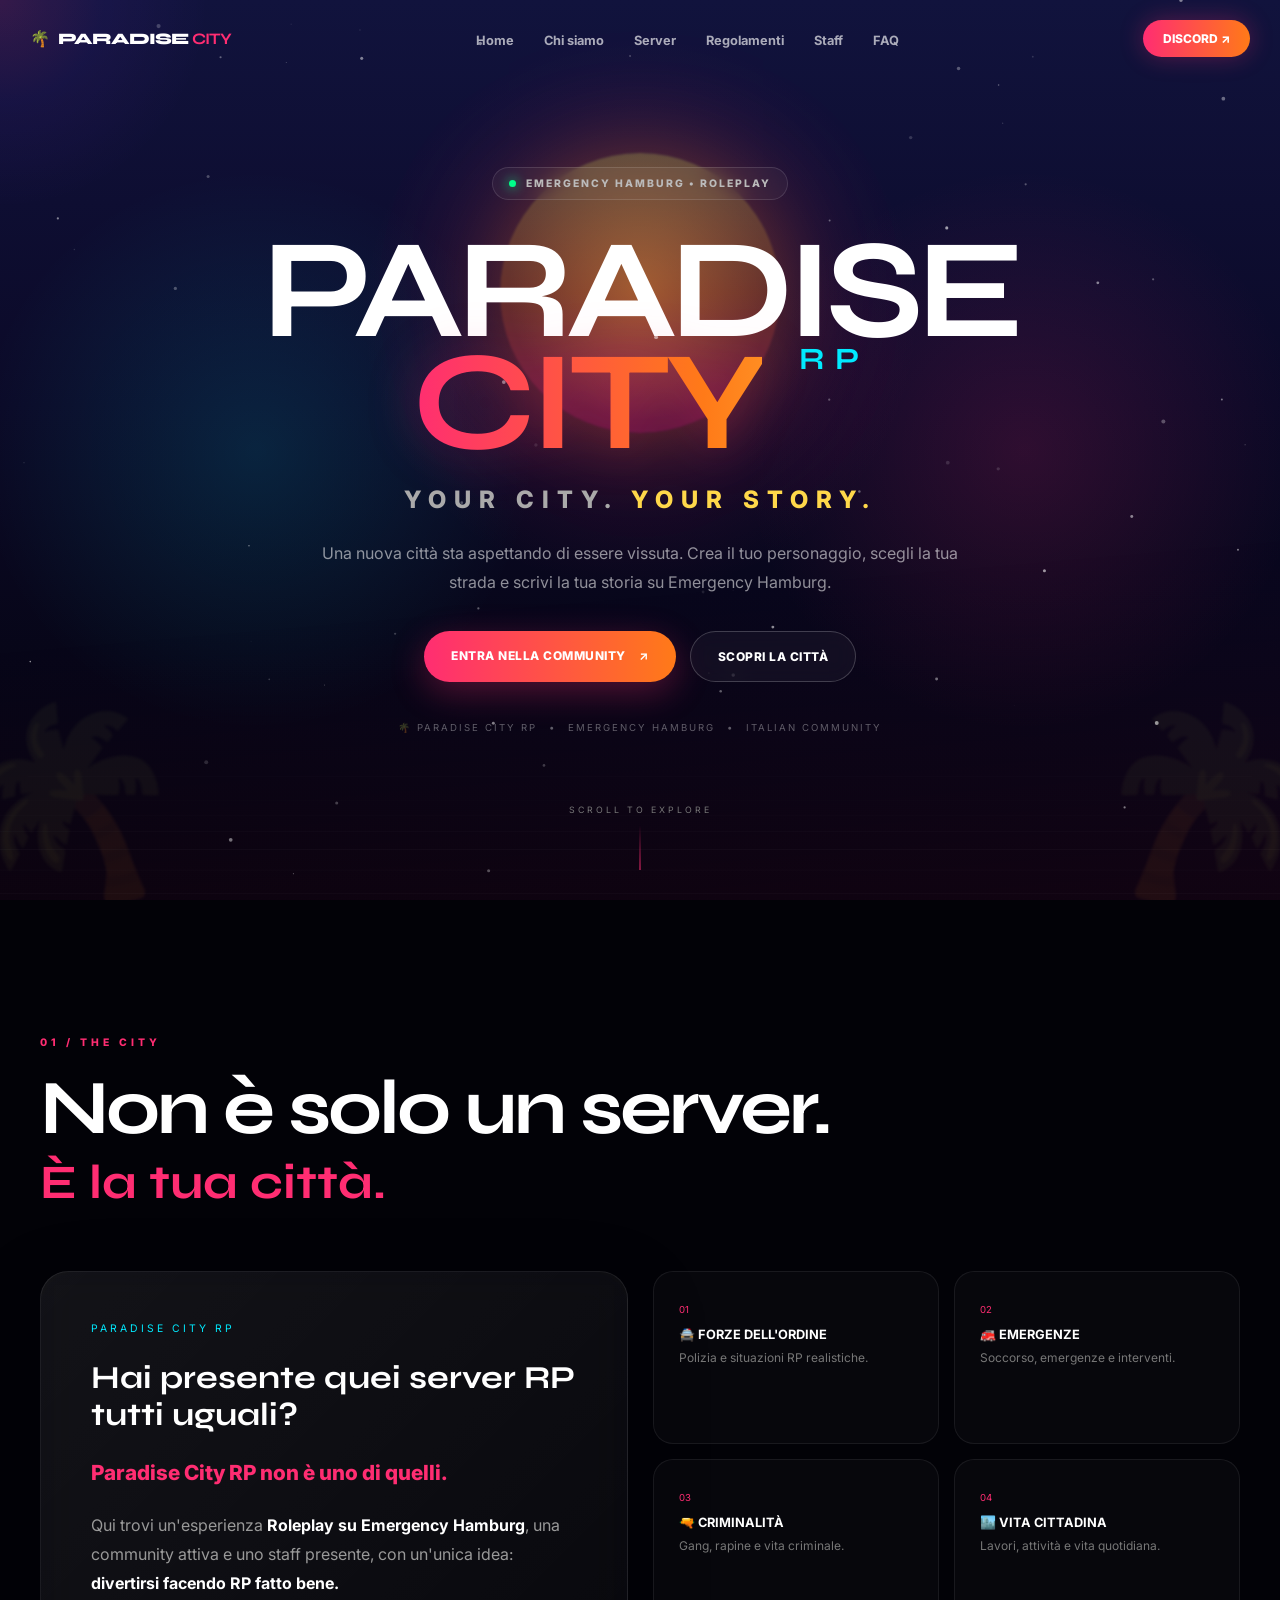
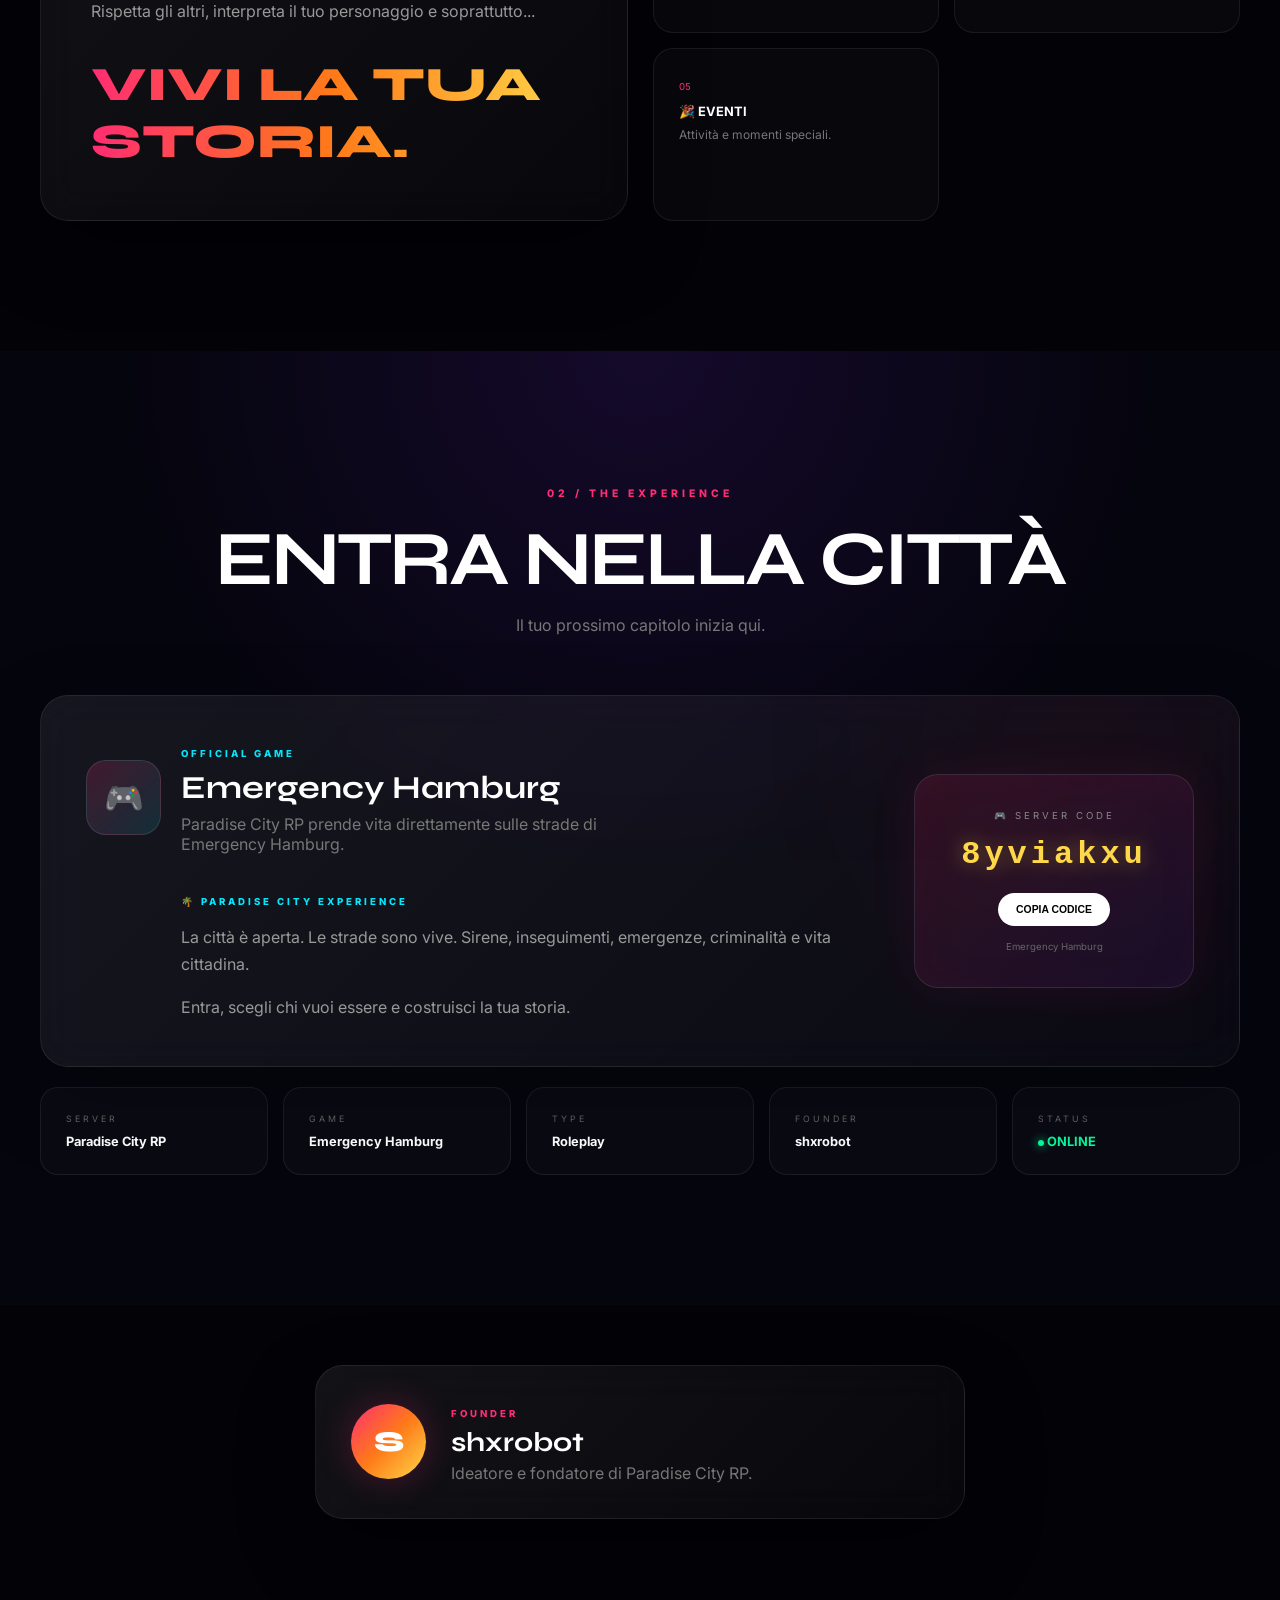
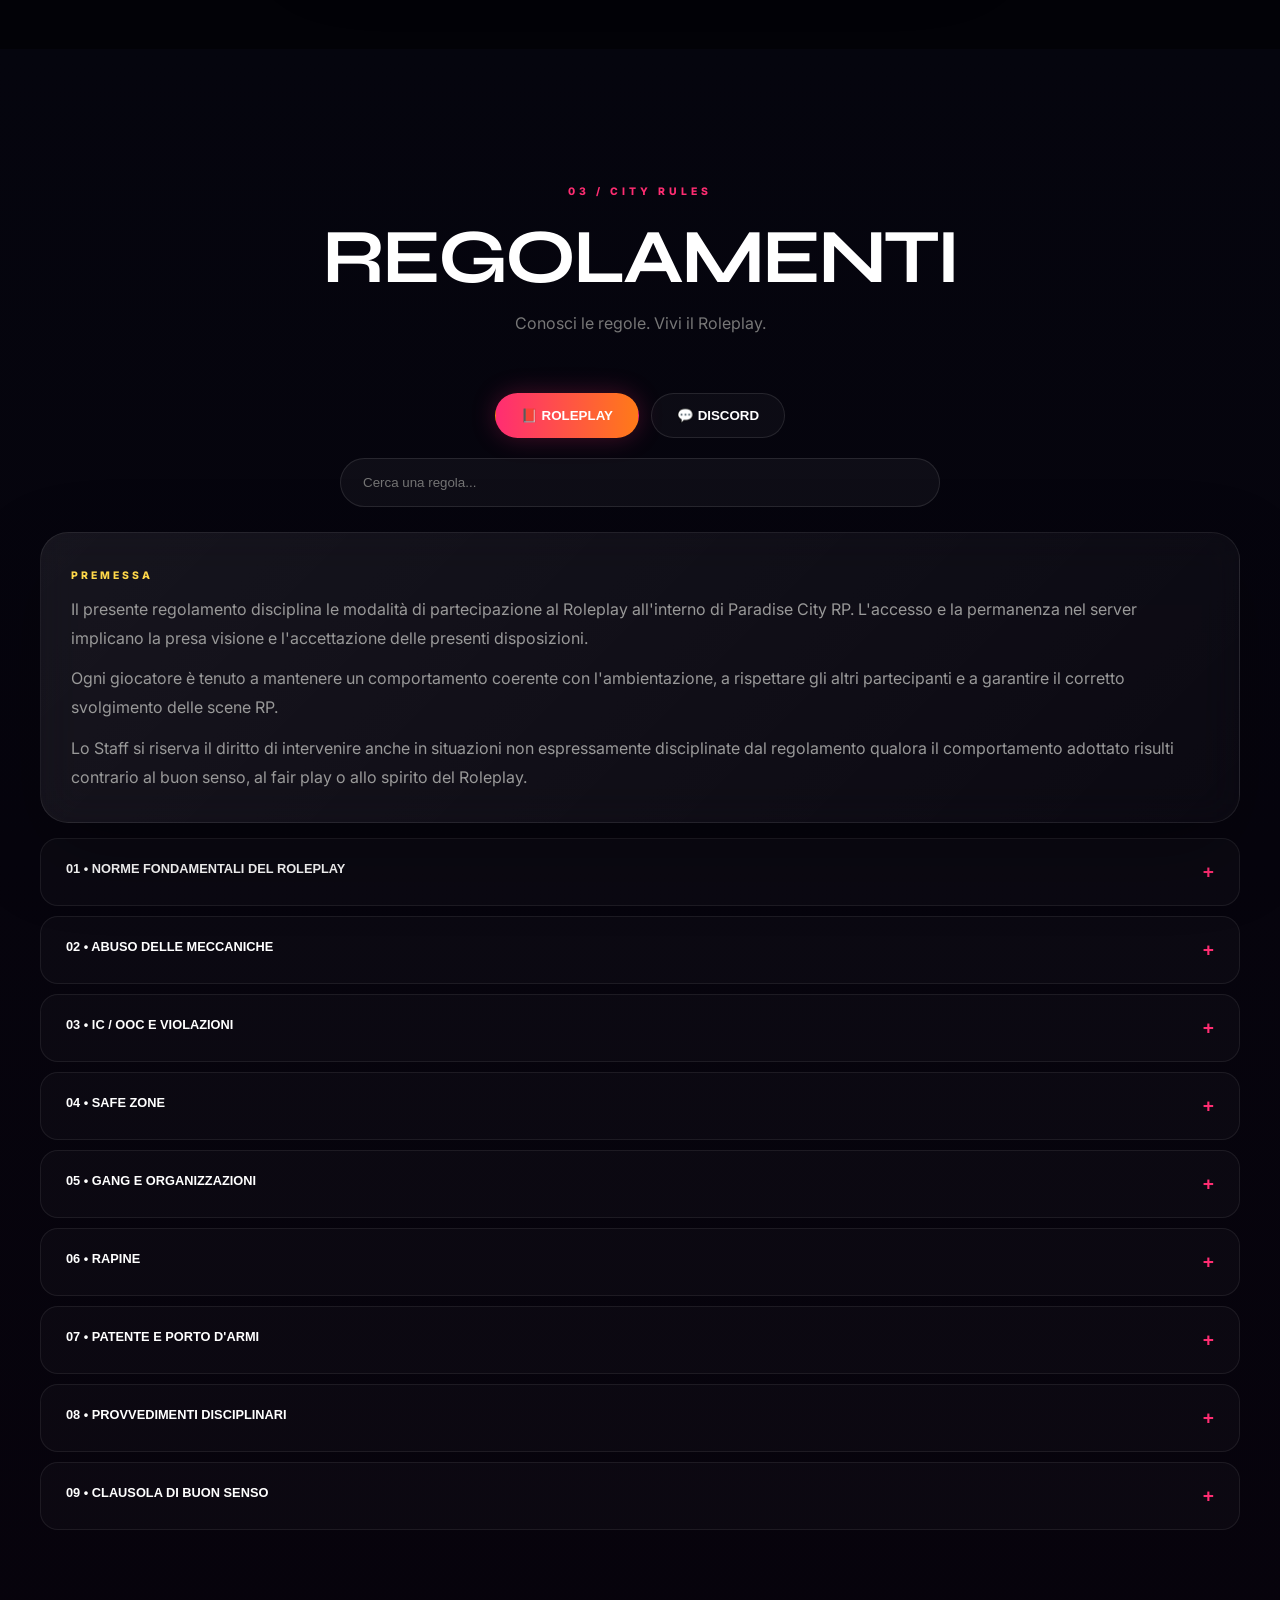
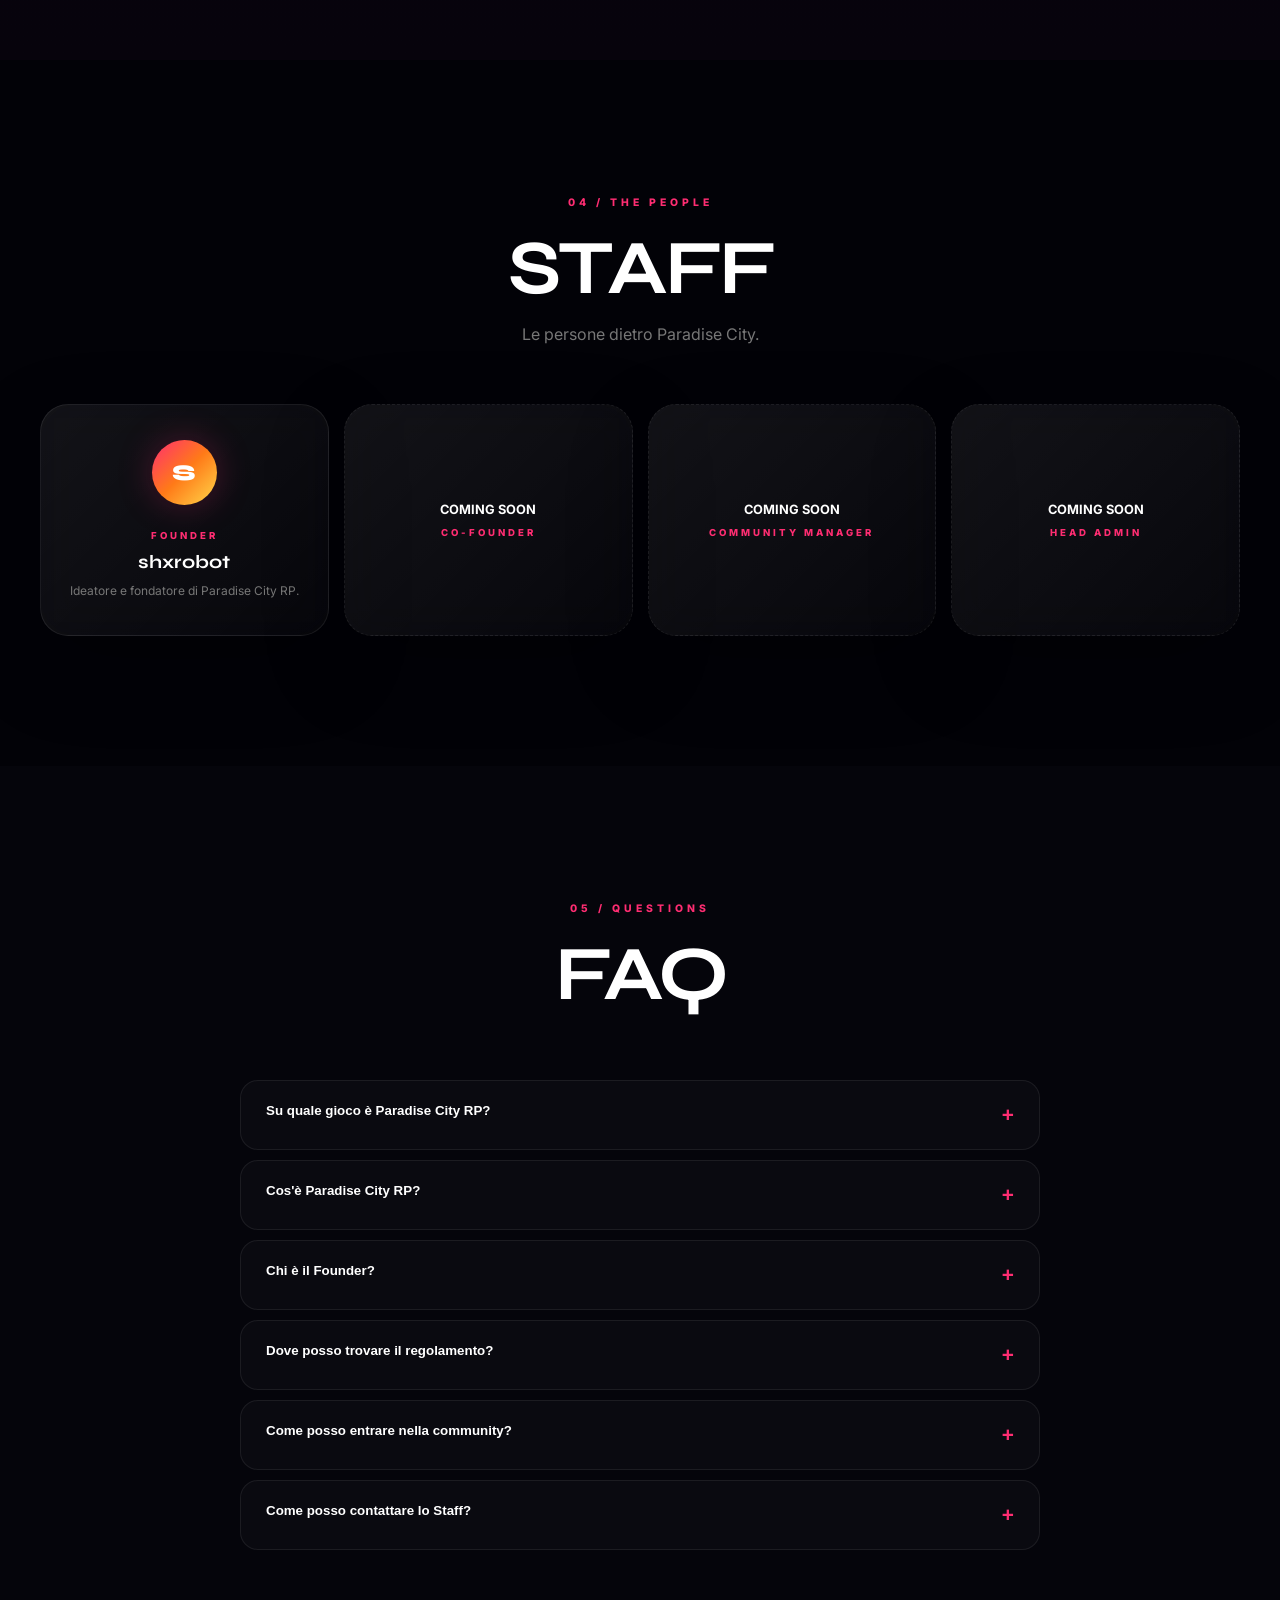
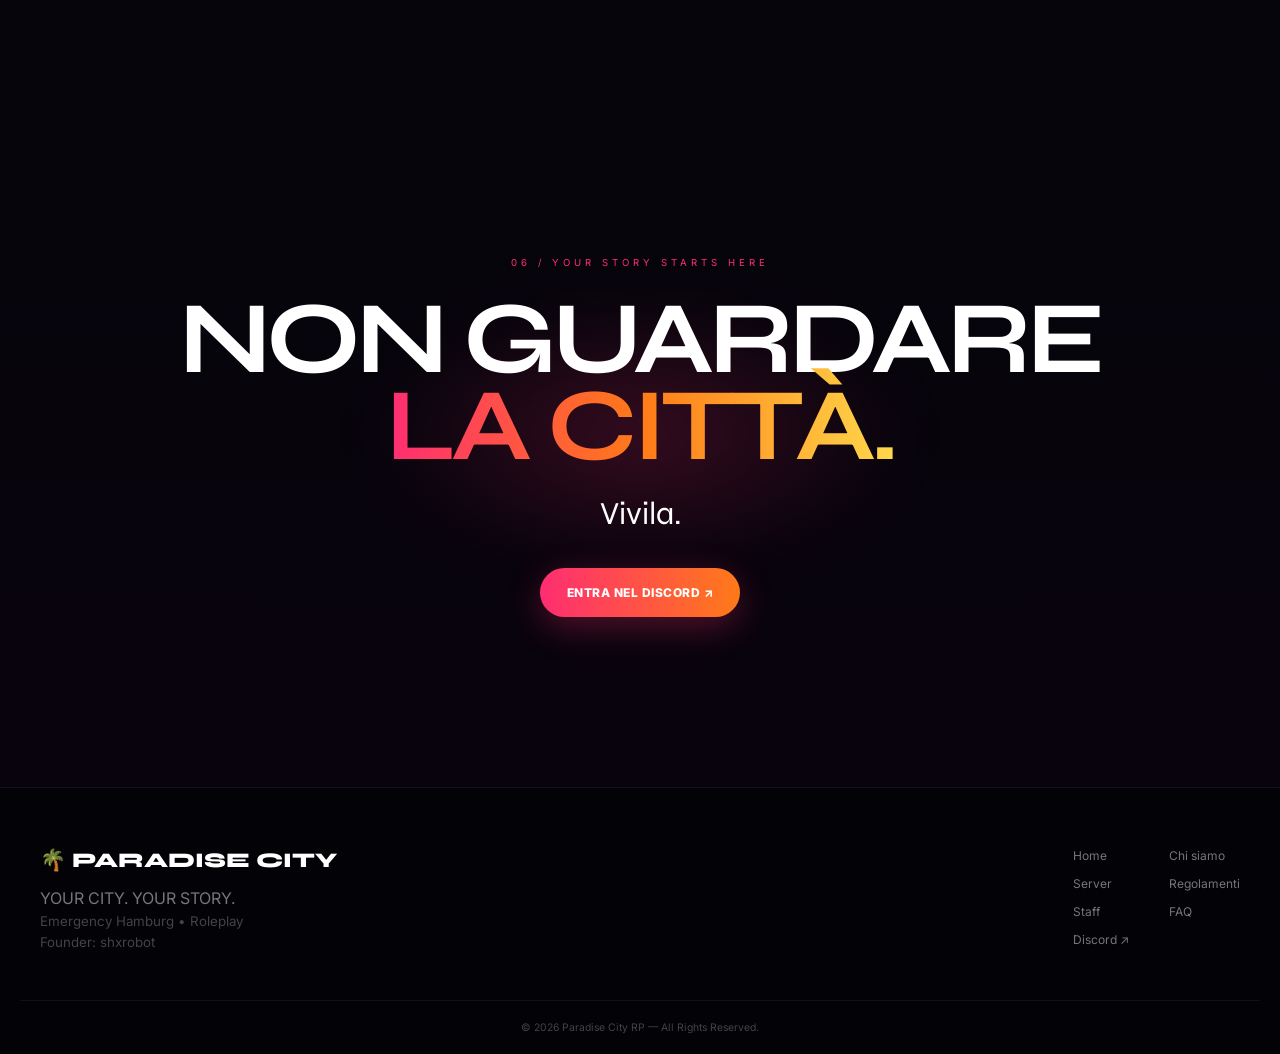
<file: index.html>
<!DOCTYPE html>
<html lang="it">
<head>
<meta charset="UTF-8">
<meta name="viewport" content="width=device-width, initial-scale=1.0">

<title>PARADISE CITY RP — Your City. Your Story.</title>
<meta name="description" content="Paradise City RP — Roleplay italiano su Emergency Hamburg.">

<link rel="preconnect" href="https://fonts.googleapis.com">
<link rel="preconnect" href="https://fonts.gstatic.com" crossorigin>

<link href="https://fonts.googleapis.com/css2?family=Inter:wght@400;500;600;700;800&family=Syne:wght@600;700;800&display=swap" rel="stylesheet">

<link rel="stylesheet" href="style.css">
</head>

<body>

<div id="preloader">
    <div class="loader-content">
        <div class="loader-palm">🌴</div>
        <h2>PARADISE CITY</h2>
        <span>ROLEPLAY</span>
        <div class="loader-line">
            <i></i>
        </div>
    </div>
</div>

<div id="scroll-progress"></div>
<div id="mouse-glow"></div>
<canvas id="particles"></canvas>

<nav id="navbar">
    <div class="nav-inner">

        <a href="#home" class="logo">
            <span>🌴</span> PARADISE <b>CITY</b>
        </a>

        <ul class="nav-links" id="navLinks">
            <li><a href="#home">Home</a></li>
            <li><a href="#chi-siamo">Chi siamo</a></li>
            <li><a href="#server">Server</a></li>
            <li><a href="#regolamenti">Regolamenti</a></li>
            <li><a href="#staff">Staff</a></li>
            <li><a href="#faq">FAQ</a></li>
        </ul>

        <div class="nav-right">
            <a href="https://discord.gg/H9bHzC3wXS"
               target="_blank"
               rel="noopener"
               class="nav-discord">
                DISCORD ↗
            </a>

            <button id="mobileToggle" class="mobile-toggle">
                <span></span>
                <span></span>
                <span></span>
            </button>
        </div>

    </div>
</nav>


<!-- HERO -->

<section id="home" class="hero">

    <div class="hero-sky"></div>
    <div class="sun"></div>

    <div class="palm palm-left">🌴</div>
    <div class="palm palm-right">🌴</div>

    <div class="hero-lines"></div>

    <div class="hero-content">

        <div class="eyebrow">
            <span class="pulse"></span>
            EMERGENCY HAMBURG • ROLEPLAY
        </div>

        <h1>
            <span class="title-white">PARADISE</span>
            <span class="title-gradient">CITY</span>
            <small>RP</small>
        </h1>

        <div class="hero-subtitle">
            YOUR CITY. <span>YOUR STORY.</span>
        </div>

        <p class="hero-description">
            Una nuova città sta aspettando di essere vissuta.
            Crea il tuo personaggio, scegli la tua strada
            e scrivi la tua storia su Emergency Hamburg.
        </p>

        <div class="hero-buttons">

            <a href="https://discord.gg/H9bHzC3wXS"
               target="_blank"
               rel="noopener"
               class="main-button">
                <span>ENTRA NELLA COMMUNITY</span>
                <b>↗</b>
            </a>

            <a href="#server" class="outline-button">
                SCOPRI LA CITTÀ
            </a>

        </div>

        <div class="hero-meta">
            <span>🌴 PARADISE CITY RP</span>
            <span>•</span>
            <span>EMERGENCY HAMBURG</span>
            <span>•</span>
            <span>ITALIAN COMMUNITY</span>
        </div>

    </div>

    <div class="hero-bottom">
        <span>SCROLL TO EXPLORE</span>
        <div class="scroll-line"></div>
    </div>

</section>


<!-- CHI SIAMO -->

<section id="chi-siamo" class="section">

    <div class="container">

        <div class="section-title reveal">
            <span>01 / THE CITY</span>
            <h2>Non è solo un server.</h2>
            <h3>È la tua città.</h3>
        </div>

        <div class="about-layout">

            <div class="about-text glass reveal">

                <div class="mini-label">PARADISE CITY RP</div>

                <h2>
                    Hai presente quei server RP
                    tutti uguali?
                </h2>

                <p class="highlight">
                    Paradise City RP non è uno di quelli.
                </p>

                <p>
                    Qui trovi un'esperienza <strong>Roleplay su Emergency Hamburg</strong>,
                    una community attiva e uno staff presente, con un'unica idea:
                    <strong>divertirsi facendo RP fatto bene.</strong>
                </p>

                <p>
                    Rispetta gli altri, interpreta il tuo personaggio
                    e soprattutto...
                </p>

                <div class="story-word">
                    VIVI LA TUA STORIA.
                </div>

            </div>

            <div class="city-features reveal">

                <div class="feature-card">
                    <span>01</span>
                    <strong>🚔 FORZE DELL'ORDINE</strong>
                    <p>Polizia e situazioni RP realistiche.</p>
                </div>

                <div class="feature-card">
                    <span>02</span>
                    <strong>🚒 EMERGENZE</strong>
                    <p>Soccorso, emergenze e interventi.</p>
                </div>

                <div class="feature-card">
                    <span>03</span>
                    <strong>🔫 CRIMINALITÀ</strong>
                    <p>Gang, rapine e vita criminale.</p>
                </div>

                <div class="feature-card">
                    <span>04</span>
                    <strong>🏙️ VITA CITTADINA</strong>
                    <p>Lavori, attività e vita quotidiana.</p>
                </div>

                <div class="feature-card">
                    <span>05</span>
                    <strong>🎉 EVENTI</strong>
                    <p>Attività e momenti speciali.</p>
                </div>

            </div>

        </div>

    </div>

</section>


<!-- SERVER -->

<section id="server" class="section server-section">

    <div class="container">

        <div class="section-title center reveal">
            <span>02 / THE EXPERIENCE</span>
            <h2>ENTRA NELLA CITTÀ</h2>
            <p>Il tuo prossimo capitolo inizia qui.</p>
        </div>

        <div class="game-server glass reveal">

            <div class="server-main">

                <div class="server-game">

                    <div class="game-icon">🎮</div>

                    <div>
                        <span class="game-label">
                            OFFICIAL GAME
                        </span>

                        <h3>
                            Emergency Hamburg
                        </h3>

                        <p>
                            Paradise City RP prende vita
                            direttamente sulle strade di
                            Emergency Hamburg.
                        </p>
                    </div>

                </div>

                <div class="server-description">

                    <span class="city-tag">
                        🌴 PARADISE CITY EXPERIENCE
                    </span>

                    <p>
                        La città è aperta. Le strade sono vive.
                        Sirene, inseguimenti, emergenze,
                        criminalità e vita cittadina.
                    </p>

                    <p>
                        Entra, scegli chi vuoi essere
                        e costruisci la tua storia.
                    </p>

                </div>

            </div>


            <div class="server-code-box">

                <span>🎮 SERVER CODE</span>

                <strong id="serverCode">8yviakxu</strong>

                <button id="copyCode">
                    COPIA CODICE
                </button>

                <small id="copyMessage">
                    Emergency Hamburg
                </small>

            </div>

        </div>


        <div class="server-cards">

            <div class="server-card reveal">
                <span>SERVER</span>
                <strong>Paradise City RP</strong>
            </div>

            <div class="server-card reveal">
                <span>GAME</span>
                <strong>Emergency Hamburg</strong>
            </div>

            <div class="server-card reveal">
                <span>TYPE</span>
                <strong>Roleplay</strong>
            </div>

            <div class="server-card reveal">
                <span>FOUNDER</span>
                <strong>shxrobot</strong>
            </div>

            <div class="server-card online reveal">
                <span>STATUS</span>
                <strong><i></i> ONLINE</strong>
            </div>

        </div>

    </div>

</section>


<!-- FOUNDER -->

<section class="section founder-section">

    <div class="container">

        <div class="founder-card glass reveal">

            <div class="founder-avatar">
                S
            </div>

            <div>
                <span>FOUNDER</span>
                <h2>shxrobot</h2>
                <p>
                    Ideatore e fondatore di Paradise City RP.
                </p>
            </div>

        </div>

    </div>

</section>


<!-- REGOLAMENTI -->

<section id="regolamenti" class="section rules-section">

    <div class="container">

        <div class="section-title center reveal">
            <span>03 / CITY RULES</span>
            <h2>REGOLAMENTI</h2>
            <p>Conosci le regole. Vivi il Roleplay.</p>
        </div>

        <div class="reg-tabs reveal">

            <button class="reg-tab active" data-tab="rp">
                📕 ROLEPLAY
            </button>

            <button class="reg-tab" data-tab="discord">
                💬 DISCORD
            </button>

        </div>

        <div class="reg-search reveal">
            <input
                type="text"
                id="regSearch"
                placeholder="Cerca una regola..."
            >
        </div>


        <!-- RP -->

        <div id="reg-rp" class="reg-content active">

            <div class="reg-intro glass">
                <span>PREMESSA</span>

                <p>
                    Il presente regolamento disciplina le modalità di partecipazione
                    al Roleplay all'interno di Paradise City RP.
                    L'accesso e la permanenza nel server implicano la presa visione
                    e l'accettazione delle presenti disposizioni.
                </p>

                <p>
                    Ogni giocatore è tenuto a mantenere un comportamento coerente
                    con l'ambientazione, a rispettare gli altri partecipanti
                    e a garantire il corretto svolgimento delle scene RP.
                </p>

                <p>
                    Lo Staff si riserva il diritto di intervenire anche in situazioni
                    non espressamente disciplinate dal regolamento qualora il comportamento
                    adottato risulti contrario al buon senso, al fair play
                    o allo spirito del Roleplay.
                </p>
            </div>

            <div class="accordion">

                <div class="acc-item">
                    <button class="acc-header">
                        01 • NORME FONDAMENTALI DEL ROLEPLAY
                    </button>

                    <div class="acc-body">

                        <h4>🎭 FAIL RP — FRP</h4>
                        <p>
                            È considerato Fail RP qualsiasi comportamento, azione
                            o interpretazione che risulti irrealistica, incoerente
                            con la situazione in corso o incompatibile con il ruolo
                            del proprio personaggio.
                        </p>

                        <h4>😨 NO FEAR</h4>
                        <p>
                            Il personaggio deve reagire al pericolo in maniera coerente
                            con una situazione reale.
                        </p>

                        <h4>💪 POWERGAMING — PG</h4>
                        <p>
                            È vietato forzare un'azione nei confronti di un altro giocatore
                            senza lasciargli la possibilità di reagire.
                        </p>

                        <h4>🔄 REVENGE KILL — RK</h4>
                        <p>
                            È vietato tornare sul luogo di una precedente morte
                            o situazione conclusa con il solo scopo di vendicarsi,
                            qualora non esista una valida motivazione RP.
                        </p>

                        <h4>🔫 RANDOM DEATHMATCH — RDM</h4>
                        <p>
                            È vietato uccidere, ferire o aggredire un altro giocatore
                            senza una motivazione RP valida e coerente.
                        </p>

                        <h4>🚗 VEHICLE DEATHMATCH — VDM</h4>
                        <p>
                            È vietato utilizzare deliberatamente un veicolo come arma
                            per danneggiare o uccidere altri giocatori senza una valida
                            motivazione RP.
                        </p>

                        <h4>⛓️ CUFF-RUSH</h4>
                        <p>
                            È vietato procedere all'arresto, all'ammanettamento
                            o all'immobilizzazione di un giocatore senza un valido
                            contesto RP.
                        </p>

                        <h4>🚪 USCITA DA UNA SCENA RP</h4>
                        <p>
                            È vietato abbandonare volontariamente una scena RP ancora
                            in corso al fine di evitare conseguenze.
                        </p>

                        <h4>💥 NO CRASH</h4>
                        <p>
                            Gli incidenti devono essere interpretati in maniera realistica.
                        </p>

                    </div>
                </div>


                <div class="acc-item">
                    <button class="acc-header">
                        02 • ABUSO DELLE MECCANICHE
                    </button>

                    <div class="acc-body">

                        <h4>🏃 BUNNY HOPPING</h4>
                        <p>
                            È vietato utilizzare salti ripetuti in maniera continuativa
                            per ottenere un vantaggio durante inseguimenti, combattimenti
                            o altre situazioni RP.
                        </p>

                        <h4>🚘 CAR SURF</h4>
                        <p>
                            È vietato rimanere sul tetto o sulle parti esterne di un veicolo
                            in movimento senza una motivazione RP coerente.
                        </p>

                        <h4>🚔 COP BAITING</h4>
                        <p>
                            È vietato provocare deliberatamente le Forze dell'Ordine
                            al solo scopo di generare un inseguimento.
                        </p>

                        <h4>🚨 COP EVADING</h4>
                        <p>
                            È vietato evitare intenzionalmente un intervento delle
                            Forze dell'Ordine attraverso comportamenti irrealistici.
                        </p>

                    </div>
                </div>


                <div class="acc-item">
                    <button class="acc-header">
                        03 • IC / OOC E VIOLAZIONI
                    </button>

                    <div class="acc-body">

                        <h4>🟢 IC — IN CHARACTER</h4>
                        <p>
                            Tutto ciò che riguarda il personaggio e gli eventi che
                            avvengono all'interno della realtà di Paradise City.
                        </p>

                        <h4>⚪ OOC — OUT OF CHARACTER</h4>
                        <p>
                            Tutto ciò che riguarda il giocatore e non il personaggio.
                        </p>

                        <h4>🧠 METAGAMING — MG</h4>
                        <p>
                            È vietato utilizzare informazioni ottenute al di fuori
                            del Roleplay per ottenere un vantaggio all'interno dello stesso.
                        </p>

                        <h4>💬 MIXCHAT</h4>
                        <p>
                            È vietato mescolare deliberatamente informazioni IC e OOC
                            durante una situazione RP.
                        </p>

                        <h4>🔌 COMBAT LOGGING</h4>
                        <p>
                            È vietato entrare volontariamente in un'azione RP già in corso
                            senza esserne precedentemente coinvolti, al fine di ottenere un
                         vantaggio o alterare lo svolgimento dell'azione
                        </p>

                        <h4>🔌 Combat Slogging</h4>
                        <p>
                            È vietato uscire dal server o disconnettersi durante un'azione RP
                            attiva al fine di evitare conseguenze, arresti, ferite, perdite di
                            equipaggiamento o qualsiasi altra conseguenza derivante dall'azione.
                        </p>

                        <h4>🚫 LTAA</h4>
                        <p>
                            È vietato disconnettersi, effettuare reset o utilizzare
                            qualsiasi altro metodo per evitare intenzionalmente
                            un arresto o una conseguenza RP.
                        </p>

                        <h4>📺 STREAM SNIPING</h4>
                        <p>
                            È vietato utilizzare live streaming, video o contenuti
                            pubblici per ottenere informazioni sulla posizione
                            o sulle attività di un giocatore.
                        </p>

                    </div>
                </div>


                <div class="acc-item">
                    <button class="acc-header">
                        04 • SAFE ZONE
                    </button>

                    <div class="acc-body">

                        <p>
                            Le seguenti aree sono considerate SAFE ZONE:
                        </p>

                        <div class="rule-tags">
                            <span>🚔 Questura</span>
                            <span>🚒 Caserma</span>
                            <span>🏥 Ospedale</span>
                            <span>⛓️ Prigione</span>
                            <span>🔧 Tuning</span>
                            <span>🏠 Ville</span>
                            <span>🪖 Zone Militari</span>
                        </div>

                        <p>
                            All'interno delle Safe Zone non è consentito avviare
                            liberamente situazioni criminali o violente.
                        </p>

                        <h4>🪖 ZONE MILITARI</h4>

                        <p>
                            L'accesso ad aree militari riservate, uffici o corridoi
                            ad accesso limitato può comportare l'arresto immediato.
                        </p>

                    </div>
                </div>


                <div class="acc-item">
                    <button class="acc-header">
                        05 • GANG E ORGANIZZAZIONI
                    </button>

                    <div class="acc-body">

                        <p>💣 È vietato utilizzare bombe.</p>
                        <p>
                            🏠 È vietato entrare nelle ville o nei ghetti di altre
                            organizzazioni con il solo scopo di provocare, insultare
                            o disturbare i membri.
                        </p>
                        <p>
                            ❌ È vietato effettuare RDM tra membri della stessa gang
                            all'interno della città.
                        </p>

                        <h4>🔫 UTILIZZO DELLE ARMI</h4>

                        <p>
                            All'interno di ville e ghetti è possibile aprire il fuoco
                            contro un agente di Polizia esclusivamente qualora
                            quest'ultimo effettui un'irruzione nella zona.
                        </p>

                        <h4>⚔️ 1 VS 1</h4>

                        <p>
                            Gli scontri 1 VS 1 tra membri della stessa gang sono
                            consentiti esclusivamente presso:
                        </p>

                        <p>
                            📍 Grande parcheggio davanti alla nave del porto.
                        </p>

                        <h4>⚠️ RESPONSABILITÀ INDIVIDUALE</h4>

                        <p>
                            Qualora un singolo membro commetta RDM, VDM, FRP o altre
                            violazioni, il provvedimento disciplinare verrà applicato
                            al responsabile dell'infrazione.
                        </p>

                    </div>
                </div>


                <div class="acc-item">
                    <button class="acc-header">
                        06 • RAPINE
                    </button>

                    <div class="acc-body">

                        <div class="robbery">
                            <strong>🏪 FARM SHOP</strong>
                            <span>2 rapinatori + 1 ostaggio • Polizia 3–4 • Max $4.000</span>
                        </div>

                        <div class="robbery">
                            <strong>💎 GIOIELLERIA</strong>
                            <span>5 rapinatori + 1 ostaggio • Polizia secondo RP • Richiesta illimitata</span>
                        </div>

                        <div class="robbery">
                            <strong>🏦 BANCA</strong>
                            <span>5 rapinatori + 1 ostaggio • Polizia secondo RP • Richiesta illimitata</span>
                        </div>

                        <div class="robbery">
                            <strong>👕 CLOTHING</strong>
                            <span>2 rapinatori + 1 ostaggio • Polizia 3–4 • Max $4.000</span>
                        </div>

                        <div class="robbery">
                            <strong>🎵 CLUB</strong>
                            <span>5 rapinatori • Polizia 8–9 • Max $8.000</span>
                        </div>

                        <div class="robbery">
                            <strong>⛽ GAS-N-GO FUEL</strong>
                            <span>2 rapinatori + 1 ostaggio • Polizia 3–4 • Max $4.000</span>
                        </div>

                        <div class="robbery">
                            <strong>⛽ ARES FUEL</strong>
                            <span>2 rapinatori + 1 ostaggio • Polizia 3–4 • Max $4.000</span>
                        </div>

                        <div class="robbery">
                            <strong>🛠️ TOOL SHOP</strong>
                            <span>2 rapinatori + 1 ostaggio • Polizia 3–4 • Max $4.000</span>
                        </div>

                        <div class="robbery">
                            <strong>⛽ OSSO FUEL</strong>
                            <span>2 rapinatori + 1 ostaggio • Polizia 3–4 • Max $4.000</span>
                        </div>

                    </div>
                </div>


                <div class="acc-item">
                    <button class="acc-header">
                        07 • PATENTE E PORTO D'ARMI
                    </button>

                    <div class="acc-body">

                        <h4>🚗 PATENTE</h4>
                        <p>
                            La patente è necessaria per poter condurre legalmente
                            i veicoli secondo le disposizioni previste dal server.
                        </p>

                        <h4>🔫 PORTO D'ARMI</h4>
                        <p>
                            Il possesso e l'utilizzo di armi devono rispettare
                            le normative previste dal server.
                        </p>

                    </div>
                </div>


                <div class="acc-item">
                    <button class="acc-header">
                        08 • PROVVEDIMENTI DISCIPLINARI
                    </button>

                    <div class="acc-body">

                        <p>
                            Le sanzioni vengono determinate in base alla gravità
                            dell'infrazione, alla volontarietà, alla recidività
                            e all'impatto avuto sulla situazione RP.
                        </p>

                        <div class="rule-tags">
                            <span>Warn</span>
                            <span>Kick</span>
                            <span>Ban temporaneo</span>
                            <span>Ban permanente</span>
                            <span>Blacklist</span>
                        </div>

                    </div>
                </div>


                <div class="acc-item">
                    <button class="acc-header">
                        09 • CLAUSOLA DI BUON SENSO
                    </button>

                    <div class="acc-body">

                        <p>
                            Non tutte le situazioni possono essere previste
                            dettagliatamente.
                        </p>

                        <p>
                            Qualsiasi comportamento volto ad aggirare lo spirito
                            del regolamento potrà essere valutato dallo Staff.
                        </p>

                        <p>
                            Realismo • Fair Play • Rispetto • Coerenza RP • Buon senso
                        </p>

                    </div>
                </div>

            </div>

        </div>


        <!-- DISCORD -->

        <div id="reg-discord" class="reg-content">

            <div class="reg-intro glass">

                <span>INTRODUZIONE</span>

                <p>
                    Il server Discord ufficiale di Paradise City RP rappresenta
                    il punto di riferimento della community.
                </p>

                <p>
                    Ogni membro è tenuto a mantenere un comportamento civile,
                    rispettoso e conforme alle regole della piattaforma.
                </p>

            </div>

            <div class="accordion">

                <div class="acc-item">
                    <button class="acc-header">01 • COMPORTAMENTO</button>
                    <div class="acc-body">
                        Ogni membro deve mantenere un atteggiamento rispettoso
                        nei confronti della community.
                        Non sono consentiti insulti, minacce, molestie,
                        provocazioni intenzionali, comportamenti discriminatori,
                        discorsi d'odio, contenuti osceni, diffusione di dati
                        personali o impersonificazione.
                    </div>
                </div>

                <div class="acc-item">
                    <button class="acc-header">02 • CHAT</button>
                    <div class="acc-body">
                        È vietato effettuare spam, flood, inviare ripetutamente
                        lo stesso contenuto, disturbare intenzionalmente le
                        conversazioni e utilizzare mention di massa senza autorizzazione.
                        È vietato urlare intenzionalmente nel microfono,
                        utilizzare soundboard per disturbare o effettuare mic-spam.
                    </div>
                </div>

                <div class="acc-item">
                    <button class="acc-header">03 • PUBBLICITÀ</button>
                    <div class="acc-body">
                        È vietata qualsiasi forma di pubblicità non autorizzata,
                        inclusi altri server Discord, link d'invito, promozione
                        di altre community e reclutamento tramite messaggi privati.
                        La pubblicità non autorizzata può comportare BAN PERMANENTE
                        e BLACKLIST.
                    </div>
                </div>

                <div class="acc-item">
                    <button class="acc-header">04 • PRIVACY E SICUREZZA</button>
                    <div class="acc-body">
                        È vietato pubblicare o diffondere senza autorizzazione
                        dati personali, numeri di telefono, indirizzi,
                        informazioni private, conversazioni private utilizzate
                        per danneggiare altri utenti o materiale personale di terzi.
                        È inoltre vietata la condivisione di file o link dannosi.
                    </div>
                </div>

                <div class="acc-item">
                    <button class="acc-header">05 • STAFF</button>
                    <div class="acc-body">
                        Lo Staff ha il compito di garantire ordine e sicurezza
                        all'interno della community.
                        È vietato richiedere insistentemente un ruolo Staff,
                        pretendere una promozione, impersonare lo Staff,
                        contestare pubblicamente un provvedimento o mancare
                        volontariamente di rispetto a un membro dello Staff.
                    </div>
                </div>

                <div class="acc-item">
                    <button class="acc-header">06 • TICKET</button>
                    <div class="acc-body">
                        I ticket sono destinati esclusivamente alle richieste
                        che richiedono l'intervento dello Staff.
                        Un problema deve essere gestito attraverso un solo ticket.
                        La richiesta deve essere descritta in maniera chiara
                        e i ticket inattivi potranno essere chiusi dallo Staff.
                    </div>
                </div>

                <div class="acc-item">
                    <button class="acc-header">07 • SEGNALAZIONI</button>
                    <div class="acc-body">
                        Le segnalazioni devono essere effettuate tramite gli
                        strumenti ufficiali messi a disposizione dal server.
                        Quando possibile allegare ID o nome dell'utente,
                        descrizione dell'accaduto, data e orario indicativo
                        ed eventuali prove disponibili.
                    </div>
                </div>

                <div class="acc-item">
                    <button class="acc-header">08 • CONTENUTI</button>
                    <div class="acc-body">
                        È vietata la pubblicazione di contenuti pornografici,
                        illegali, estremamente disturbanti, malware,
                        link dannosi o contenuti utilizzati per molestare
                        o minacciare altri utenti.
                    </div>
                </div>

                <div class="acc-item">
                    <button class="acc-header">09 • SANZIONI</button>
                    <div class="acc-body">
                        Lo Staff valuta ogni violazione singolarmente.
                        A seconda della gravità possono essere applicati
                        avvertimento, timeout, kick, ban temporaneo,
                        ban permanente o blacklist.
                    </div>
                </div>

                <div class="acc-item">
                    <button class="acc-header">10 • DISPOSIZIONI FINALI</button>
                    <div class="acc-body">
                        Il regolamento può essere modificato, integrato
                        o aggiornato dall'Amministrazione di Paradise City RP.
                        Eventuali aggiornamenti saranno comunicati attraverso
                        i canali ufficiali.
                    </div>
                </div>

            </div>

        </div>

    </div>

</section>


<!-- STAFF -->

<section id="staff" class="section">

    <div class="container">

        <div class="section-title center reveal">
            <span>04 / THE PEOPLE</span>
            <h2>STAFF</h2>
            <p>Le persone dietro Paradise City.</p>
        </div>

        <div class="staff-grid">

            <div class="staff-card glass reveal">

                <div class="staff-avatar">
                    S
                </div>

                <span>FOUNDER</span>

                <h3>shxrobot</h3>

                <p>
                    Ideatore e fondatore di Paradise City RP.
                </p>

            </div>

            <div class="staff-card empty glass reveal">
                <strong>COMING SOON</strong>
                <span>CO-FOUNDER</span>
            </div>

            <div class="staff-card empty glass reveal">
                <strong>COMING SOON</strong>
                <span>COMMUNITY MANAGER</span>
            </div>

            <div class="staff-card empty glass reveal">
                <strong>COMING SOON</strong>
                <span>HEAD ADMIN</span>
            </div>

        </div>

    </div>

</section>


<!-- FAQ -->

<section id="faq" class="section faq-section">

    <div class="container">

        <div class="section-title center reveal">
            <span>05 / QUESTIONS</span>
            <h2>FAQ</h2>
        </div>

        <div class="faq-list">

            <div class="faq-item reveal">
                <button class="faq-q">
                    Su quale gioco è Paradise City RP?
                    <span>+</span>
                </button>
                <div class="faq-a">
                    Emergency Hamburg.
                </div>
            </div>

            <div class="faq-item reveal">
                <button class="faq-q">
                    Cos'è Paradise City RP?
                    <span>+</span>
                </button>
                <div class="faq-a">
                    Un server Roleplay con una community dedicata.
                </div>
            </div>

            <div class="faq-item reveal">
                <button class="faq-q">
                    Chi è il Founder?
                    <span>+</span>
                </button>
                <div class="faq-a">
                    shxrobot.
                </div>
            </div>

            <div class="faq-item reveal">
                <button class="faq-q">
                    Dove posso trovare il regolamento?
                    <span>+</span>
                </button>
                <div class="faq-a">
                    Nel sito, nelle sezioni Regolamento RP e Regolamento Discord.
                </div>
            </div>

            <div class="faq-item reveal">
                <button class="faq-q">
                    Come posso entrare nella community?
                    <span>+</span>
                </button>
                <div class="faq-a">
                    Attraverso il Discord ufficiale.
                </div>
            </div>

            <div class="faq-item reveal">
                <button class="faq-q">
                    Come posso contattare lo Staff?
                    <span>+</span>
                </button>
                <div class="faq-a">
                    Attraverso i canali ufficiali della community.
                </div>
            </div>

        </div>

    </div>

</section>


<!-- CTA -->

<section class="final-section">

    <div class="final-glow"></div>

    <div class="container">

        <div class="final-content reveal">

            <span>06 / YOUR STORY STARTS HERE</span>

            <h2>
                NON GUARDARE<br>
                <em>LA CITTÀ.</em>
            </h2>

            <p>
                Vivila.
            </p>

            <a href="https://discord.gg/H9bHzC3wXS"
               target="_blank"
               rel="noopener"
               class="main-button big">
                ENTRA NEL DISCORD ↗
            </a>

        </div>

    </div>

</section>


<!-- FOOTER -->

<footer>

    <div class="container footer-grid">

        <div>
            <a href="#home" class="footer-logo">
                🌴 PARADISE CITY
            </a>

            <p>
                YOUR CITY. YOUR STORY.
            </p>

            <small>
                Emergency Hamburg • Roleplay
            </small>

            <small>
                Founder: shxrobot
            </small>
        </div>

        <div class="footer-links">

            <a href="#home">Home</a>
            <a href="#chi-siamo">Chi siamo</a>
            <a href="#server">Server</a>
            <a href="#regolamenti">Regolamenti</a>
            <a href="#staff">Staff</a>
            <a href="#faq">FAQ</a>

            <a href="https://discord.gg/H9bHzC3wXS"
               target="_blank"
               rel="noopener">
                Discord ↗
            </a>

        </div>

    </div>

    <div class="footer-bottom">
        © 2026 Paradise City RP — All Rights Reserved.
    </div>

</footer>


<button id="backToTop">↑</button>

<script src="script.js"></script>

</body>
</html>
</file>
<file: style.css>
:root{
--pink:#ff2d72;
--magenta:#ff1493;
--orange:#ff7a18;
--yellow:#ffd84a;
--purple:#8b2cff;
--cyan:#00eaff;
--blue:#171c68;
--night:#050511;
--black:#020207;
--white:#fff;
--glass:rgba(255,255,255,.055);
}

*{
margin:0;
padding:0;
box-sizing:border-box;
}

html{
scroll-behavior:smooth;
}

body{
background:var(--black);
color:white;
font-family:Inter,sans-serif;
overflow-x:hidden;
}

body:before{
content:"";
position:fixed;
inset:0;
pointer-events:none;
z-index:10;
background:linear-gradient(
rgba(255,255,255,.015) 50%,
transparent 50%
);
background-size:100% 4px;
opacity:.12;
}

h1,h2,h3{
font-family:Syne,sans-serif;
}

a{
color:inherit;
}

#scroll-progress{
position:fixed;
top:0;
left:0;
height:3px;
width:0;
z-index:9999;
background:linear-gradient(
90deg,
var(--pink),
var(--orange),
var(--yellow),
var(--cyan)
);
box-shadow:0 0 15px var(--pink);
}

#mouse-glow{
position:fixed;
width:420px;
height:420px;
border-radius:50%;
pointer-events:none;
z-index:2;
transform:translate(-50%,-50%);
background:radial-gradient(
circle,
rgba(255,45,114,.15),
rgba(139,44,255,.06),
transparent 70%
);
mix-blend-mode:screen;
}

#particles{
position:fixed;
inset:0;
z-index:1;
pointer-events:none;
}

#preloader{
position:fixed;
inset:0;
z-index:10000;
background:#020207;
display:flex;
align-items:center;
justify-content:center;
transition:opacity .8s,visibility .8s;
}

#preloader.hide{
opacity:0;
visibility:hidden;
}

.loader-content{
text-align:center;
}

.loader-palm{
font-size:3rem;
animation:palmFloat 1.5s infinite alternate;
}

.loader-content h2{
font-size:1.5rem;
letter-spacing:5px;
margin-top:15px;
background:linear-gradient(
90deg,
var(--pink),
var(--orange),
var(--yellow)
);
-webkit-background-clip:text;
color:transparent;
}

.loader-content span{
font-size:.65rem;
letter-spacing:6px;
color:#aaa;
}

.loader-line{
width:220px;
height:2px;
background:#222;
margin:25px auto;
overflow:hidden;
}

.loader-line i{
display:block;
height:100%;
width:50%;
background:linear-gradient(
90deg,
var(--pink),
var(--orange),
var(--yellow)
);
animation:loading 1.2s infinite;
}

@keyframes loading{
from{transform:translateX(-100%)}
to{transform:translateX(300%)}
}

@keyframes palmFloat{
to{transform:translateY(-10px) rotate(3deg)}
}


/* NAV */

#navbar{
position:fixed;
top:0;
left:0;
width:100%;
z-index:1000;
padding:20px 30px;
transition:.4s;
}

#navbar.scrolled{
background:rgba(3,3,10,.72);
backdrop-filter:blur(25px);
border-bottom:1px solid rgba(255,255,255,.08);
padding:13px 30px;
}

.nav-inner{
max-width:1300px;
margin:auto;
display:flex;
align-items:center;
justify-content:space-between;
}

.logo{
font-family:Syne;
font-weight:800;
text-decoration:none;
letter-spacing:-1px;
}

.logo span{
margin-right:5px;
}

.logo b{
color:var(--pink);
}

.nav-links{
display:flex;
gap:30px;
list-style:none;
}

.nav-links a{
text-decoration:none;
font-size:.8rem;
font-weight:700;
color:rgba(255,255,255,.65);
transition:.3s;
}

.nav-links a:hover{
color:white;
text-shadow:0 0 12px var(--pink);
}

.nav-right{
display:flex;
align-items:center;
gap:15px;
}

.nav-discord{
padding:11px 20px;
border-radius:100px;
text-decoration:none;
font-size:.75rem;
font-weight:800;
background:linear-gradient(
90deg,
var(--pink),
var(--orange)
);
box-shadow:0 0 25px rgba(255,45,114,.3);
transition:.3s;
}

.nav-discord:hover{
transform:translateY(-3px);
box-shadow:0 0 35px rgba(255,45,114,.6);
}

.mobile-toggle{
display:none;
background:none;
border:0;
flex-direction:column;
gap:5px;
}

.mobile-toggle span{
display:block;
width:25px;
height:2px;
background:white;
}


/* HERO */

.hero{
height:100vh;
min-height:700px;
position:relative;
overflow:hidden;
display:flex;
align-items:center;
justify-content:center;
text-align:center;
background:
radial-gradient(
circle at 50% 35%,
rgba(255,45,114,.18),
transparent 32%
),
linear-gradient(
180deg,
#11133d 0%,
#0b0927 45%,
#03030a 100%
);
}

.hero:after{
content:"";
position:absolute;
bottom:-20%;
left:-10%;
width:120%;
height:55%;
background:linear-gradient(
transparent,
rgba(255,20,147,.08)
);
transform:skewY(-5deg);
pointer-events:none;
}

.hero-sky{
position:absolute;
inset:0;
background:
radial-gradient(circle at 50% 32%,
rgba(255,190,70,.35),
transparent 15%),
radial-gradient(circle at 20% 50%,
rgba(0,234,255,.12),
transparent 25%),
radial-gradient(circle at 80% 50%,
rgba(255,45,114,.15),
transparent 25%);
animation:skyPulse 8s infinite alternate;
}

@keyframes skyPulse{
from{filter:hue-rotate(0deg)}
to{filter:hue-rotate(15deg)}
}

.sun{
position:absolute;
width:280px;
height:280px;
border-radius:50%;
background:linear-gradient(
180deg,
var(--yellow),
var(--orange),
var(--pink)
);
filter:blur(1px);
opacity:.3;
top:17%;
left:50%;
transform:translateX(-50%);
box-shadow:
0 0 80px var(--orange),
0 0 180px rgba(255,45,114,.3);
}

.hero-lines{
position:absolute;
bottom:-100px;
left:-10%;
width:120%;
height:330px;
background:
linear-gradient(
transparent 49%,
rgba(255,255,255,.1) 50%,
transparent 51%
);
background-size:100% 35px;
transform:perspective(500px) rotateX(60deg);
opacity:.25;
}

.hero-content{
position:relative;
z-index:5;
max-width:1000px;
padding:20px;
animation:heroEnter 1.2s ease;
}

@keyframes heroEnter{
from{
opacity:0;
transform:translateY(40px);
}
to{
opacity:1;
transform:none;
}
}

.eyebrow{
display:inline-flex;
align-items:center;
gap:10px;
padding:9px 16px;
border:1px solid rgba(255,255,255,.12);
border-radius:100px;
background:rgba(255,255,255,.04);
backdrop-filter:blur(10px);
font-size:.65rem;
font-weight:800;
letter-spacing:2px;
color:#bbb;
}

.pulse{
width:7px;
height:7px;
border-radius:50%;
background:#00ff8a;
box-shadow:0 0 12px #00ff8a;
animation:pulse 1.5s infinite;
}

@keyframes pulse{
50%{box-shadow:0 0 25px #00ff8a}
}

.hero h1{
font-size:clamp(4rem,11vw,9rem);
line-height:.8;
letter-spacing:-7px;
margin:35px 0 25px;
}

.title-white{
display:block;
color:white;
}

.title-gradient{
display:inline-block;
background:linear-gradient(
90deg,
var(--pink),
var(--orange),
var(--yellow),
var(--pink)
);
background-size:250%;
-webkit-background-clip:text;
color:transparent;
animation:gradientMove 5s linear infinite;
filter:drop-shadow(0 0 25px rgba(255,45,114,.3));
}

@keyframes gradientMove{
to{background-position:250%}
}

.hero h1 small{
font-size:.22em;
letter-spacing:10px;
color:var(--cyan);
vertical-align:top;
margin-left:10px;
}

.hero-subtitle{
font-size:clamp(1rem,2vw,1.5rem);
font-weight:800;
letter-spacing:8px;
color:#aaa;
}

.hero-subtitle span{
color:var(--yellow);
}

.hero-description{
max-width:650px;
margin:25px auto 35px;
line-height:1.8;
color:rgba(255,255,255,.55);
}

.hero-buttons{
display:flex;
justify-content:center;
gap:14px;
flex-wrap:wrap;
}

.main-button,
.outline-button{
padding:17px 27px;
border-radius:100px;
text-decoration:none;
font-size:.75rem;
font-weight:800;
letter-spacing:.5px;
transition:.4s;
}

.main-button{
background:linear-gradient(
90deg,
var(--pink),
var(--orange)
);
box-shadow:
0 10px 35px rgba(255,45,114,.3);
}

.main-button:hover{
transform:translateY(-4px) scale(1.03);
box-shadow:
0 15px 50px rgba(255,45,114,.5);
}

.main-button b{
margin-left:10px;
}

.outline-button{
border:1px solid rgba(255,255,255,.2);
background:rgba(255,255,255,.04);
backdrop-filter:blur(10px);
}

.outline-button:hover{
background:rgba(255,255,255,.1);
transform:translateY(-4px);
}

.hero-meta{
margin-top:40px;
display:flex;
justify-content:center;
gap:12px;
flex-wrap:wrap;
font-size:.6rem;
letter-spacing:2px;
color:rgba(255,255,255,.35);
}

.hero-bottom{
position:absolute;
bottom:30px;
left:50%;
transform:translateX(-50%);
z-index:5;
text-align:center;
font-size:.55rem;
letter-spacing:3px;
color:#777;
}

.scroll-line{
width:1px;
height:45px;
margin:10px auto 0;
background:linear-gradient(
transparent,
var(--pink)
);
animation:scrollLine 2s infinite;
}

@keyframes scrollLine{
50%{height:65px}
}

.palm{
position:absolute;
font-size:12rem;
opacity:.08;
z-index:2;
filter:blur(1px);
}

.palm-left{
left:-50px;
bottom:-20px;
transform:rotate(-15deg);
}

.palm-right{
right:-50px;
bottom:-20px;
transform:scaleX(-1) rotate(-15deg);
}


/* GENERAL */

.section{
padding:130px 20px;
position:relative;
}

.container{
max-width:1200px;
margin:auto;
}

.section-title{
margin-bottom:60px;
}

.section-title.center{
text-align:center;
}

.section-title>span{
font-size:.65rem;
font-weight:800;
letter-spacing:4px;
color:var(--pink);
}

.section-title h2{
font-size:clamp(2.5rem,6vw,5rem);
letter-spacing:-3px;
margin-top:12px;
}

.section-title h3{
font-size:clamp(1.5rem,4vw,3rem);
color:var(--pink);
}

.section-title p{
color:#777;
margin-top:10px;
}

.glass{
background:
linear-gradient(
135deg,
rgba(255,255,255,.07),
rgba(255,255,255,.025)
);
border:1px solid rgba(255,255,255,.08);
backdrop-filter:blur(20px);
border-radius:28px;
box-shadow:0 30px 80px rgba(0,0,0,.25);
}


/* ABOUT */

.about-layout{
display:grid;
grid-template-columns:1fr 1fr;
gap:25px;
}

.about-text{
padding:50px;
}

.mini-label{
font-size:.65rem;
letter-spacing:3px;
color:var(--cyan);
margin-bottom:25px;
}

.about-text h2{
font-size:2rem;
line-height:1.15;
}

.about-text .highlight{
font-size:1.3rem;
font-weight:800;
color:var(--pink);
margin:20px 0;
}

.about-text p{
line-height:1.8;
color:#999;
}

.about-text strong{
color:white;
}

.story-word{
font-family:Syne;
font-weight:800;
font-size:clamp(1.5rem,4vw,3rem);
margin-top:30px;
background:linear-gradient(
90deg,
var(--pink),
var(--orange),
var(--yellow)
);
-webkit-background-clip:text;
color:transparent;
}

.city-features{
display:grid;
grid-template-columns:1fr 1fr;
gap:15px;
}

.feature-card{
position:relative;
padding:25px;
border:1px solid rgba(255,255,255,.07);
background:rgba(255,255,255,.025);
border-radius:20px;
transition:.4s;
overflow:hidden;
}

.feature-card:after{
content:"";
position:absolute;
inset:auto -50px -70px;
width:150px;
height:150px;
background:var(--pink);
filter:blur(70px);
opacity:0;
transition:.4s;
}

.feature-card:hover{
transform:translateY(-7px);
border-color:rgba(255,45,114,.4);
}

.feature-card:hover:after{
opacity:.5;
}

.feature-card span{
font-size:.6rem;
color:var(--pink);
}

.feature-card strong{
display:block;
font-size:.8rem;
margin-top:10px;
}

.feature-card p{
font-size:.75rem;
color:#777;
margin-top:8px;
}


/* SERVER */

.server-section{
background:
radial-gradient(
circle at 50% 0,
rgba(139,44,255,.12),
transparent 45%
),
#05050e;
}

.game-server{
padding:45px;
display:grid;
grid-template-columns:1fr auto;
gap:50px;
align-items:center;
position:relative;
overflow:hidden;
}

.game-server:before{
content:"";
position:absolute;
width:300px;
height:300px;
border-radius:50%;
background:var(--pink);
filter:blur(130px);
opacity:.08;
right:0;
top:-100px;
}

.server-main{
position:relative;
z-index:2;
}

.server-game{
display:flex;
gap:20px;
align-items:center;
}

.game-icon{
width:75px;
height:75px;
display:flex;
align-items:center;
justify-content:center;
border-radius:20px;
font-size:2rem;
background:
linear-gradient(
135deg,
rgba(255,45,114,.2),
rgba(0,234,255,.12)
);
border:1px solid rgba(255,255,255,.1);
}

.game-label,
.city-tag{
font-size:.6rem;
font-weight:800;
letter-spacing:3px;
color:var(--cyan);
}

.server-game h3{
font-size:2rem;
margin:7px 0;
}

.server-game p{
color:#777;
max-width:500px;
}

.server-description{
margin-top:35px;
padding-left:95px;
}

.server-description p{
color:#999;
line-height:1.7;
margin-top:15px;
}

.server-code-box{
position:relative;
z-index:2;
min-width:280px;
padding:35px;
text-align:center;
border-radius:24px;
background:
linear-gradient(
135deg,
rgba(255,45,114,.12),
rgba(139,44,255,.08)
);
border:1px solid rgba(255,255,255,.1);
box-shadow:
inset 0 0 50px rgba(255,45,114,.04),
0 0 50px rgba(255,45,114,.08);
}

.server-code-box>span{
display:block;
font-size:.6rem;
letter-spacing:3px;
color:#888;
}

.server-code-box strong{
display:block;
font-family:monospace;
font-size:2rem;
letter-spacing:4px;
margin:15px 0 20px;
color:var(--yellow);
text-shadow:0 0 20px rgba(255,216,74,.4);
}

.copy-code,
#copyCode{
border:0;
cursor:pointer;
padding:11px 18px;
border-radius:100px;
background:white;
color:black;
font-size:.65rem;
font-weight:800;
transition:.3s;
}

.copy-code:hover,
#copyCode:hover{
transform:scale(1.05);
}

.server-code-box small{
display:block;
margin-top:15px;
font-size:.6rem;
color:#666;
}

.server-cards{
display:grid;
grid-template-columns:repeat(5,1fr);
gap:15px;
margin-top:20px;
}

.server-card{
padding:25px;
border:1px solid rgba(255,255,255,.07);
background:rgba(255,255,255,.025);
border-radius:18px;
transition:.4s;
}

.server-card:hover{
transform:translateY(-5px);
border-color:var(--pink);
}

.server-card span{
display:block;
font-size:.55rem;
letter-spacing:3px;
color:#666;
}

.server-card strong{
display:block;
margin-top:10px;
font-size:.8rem;
}

.server-card.online strong{
color:#00ff9d;
}

.server-card.online i{
display:inline-block;
width:6px;
height:6px;
border-radius:50%;
background:#00ff9d;
box-shadow:0 0 10px #00ff9d;
}


/* FOUNDER */

.founder-section{
padding-top:60px;
}

.founder-card{
max-width:650px;
margin:auto;
padding:35px;
display:flex;
align-items:center;
gap:25px;
}

.founder-avatar,
.staff-avatar{
width:75px;
height:75px;
flex-shrink:0;
display:flex;
align-items:center;
justify-content:center;
border-radius:50%;
font-family:Syne;
font-weight:800;
font-size:1.8rem;
background:
linear-gradient(
135deg,
var(--pink),
var(--orange),
var(--yellow)
);
box-shadow:0 0 35px rgba(255,45,114,.25);
}

.founder-card span,
.staff-card>span{
font-size:.6rem;
letter-spacing:3px;
font-weight:800;
color:var(--pink);
}

.founder-card h2{
font-size:1.7rem;
margin:5px 0;
}

.founder-card p{
color:#777;
}


/* RULES */

.rules-section{
background:
linear-gradient(
180deg,
#05050e,
#07030c
);
}

.reg-tabs{
display:flex;
justify-content:center;
gap:12px;
margin-bottom:20px;
}

.reg-tab{
border:1px solid rgba(255,255,255,.1);
background:rgba(255,255,255,.03);
color:white;
padding:14px 25px;
border-radius:100px;
font-weight:800;
cursor:pointer;
transition:.3s;
}

.reg-tab:hover{
border-color:var(--pink);
}

.reg-tab.active{
border-color:transparent;
background:linear-gradient(
90deg,
var(--pink),
var(--orange)
);
box-shadow:0 0 25px rgba(255,45,114,.25);
}

.reg-search{
max-width:600px;
margin:0 auto 25px;
}

.reg-search input{
width:100%;
padding:16px 22px;
border-radius:100px;
border:1px solid rgba(255,255,255,.1);
background:rgba(255,255,255,.04);
color:white;
outline:none;
}

.reg-search input:focus{
border-color:var(--pink);
box-shadow:0 0 20px rgba(255,45,114,.12);
}

.reg-content{
display:none;
}

.reg-content.active{
display:block;
}

.reg-intro{
padding:30px;
margin-bottom:15px;
}

.reg-intro>span{
font-size:.65rem;
letter-spacing:3px;
color:var(--yellow);
font-weight:800;
}

.reg-intro p{
color:#999;
line-height:1.8;
margin-top:12px;
}

.accordion{
display:flex;
flex-direction:column;
gap:10px;
}

.acc-item{
border:1px solid rgba(255,255,255,.07);
background:rgba(255,255,255,.025);
border-radius:18px;
overflow:hidden;
transition:.3s;
}

.acc-item:hover{
border-color:rgba(255,45,114,.25);
}

.acc-header{
width:100%;
padding:22px 25px;
border:0;
background:none;
color:white;
text-align:left;
cursor:pointer;
font-weight:800;
display:flex;
justify-content:space-between;
font-size:.8rem;
}

.acc-header:after{
content:"+";
font-size:1.2rem;
color:var(--pink);
transition:.3s;
}

.acc-item.open .acc-header:after{
transform:rotate(45deg);
}

.acc-body{
max-height:0;
overflow:hidden;
padding:0 25px;
color:#999;
line-height:1.8;
transition:.45s ease;
}

.acc-item.open .acc-body{
max-height:2500px;
padding:0 25px 28px;
}

.acc-body h4{
color:white;
margin-top:20px;
margin-bottom:6px;
font-size:.8rem;
}

.acc-body p{
margin-bottom:10px;
}

.rule-tags{
display:flex;
flex-wrap:wrap;
gap:8px;
margin:15px 0;
}

.rule-tags span{
padding:8px 12px;
border-radius:100px;
background:rgba(255,45,114,.08);
border:1px solid rgba(255,45,114,.15);
font-size:.7rem;
color:#ddd;
}

.robbery{
display:flex;
flex-direction:column;
padding:15px 0;
border-bottom:1px solid rgba(255,255,255,.06);
}

.robbery strong{
color:white;
font-size:.8rem;
}

.robbery span{
color:#777;
font-size:.75rem;
margin-top:5px;
}


/* STAFF */

.staff-grid{
display:grid;
grid-template-columns:repeat(4,1fr);
gap:15px;
}

.staff-card{
padding:35px 25px;
text-align:center;
}

.staff-card .staff-avatar{
margin:0 auto 18px;
width:65px;
height:65px;
font-size:1.4rem;
}

.staff-card h3{
margin:8px 0;
}

.staff-card p{
font-size:.75rem;
color:#777;
line-height:1.6;
}

.staff-card.empty{
min-height:190px;
display:flex;
flex-direction:column;
align-items:center;
justify-content:center;
border-style:dashed;
opacity:.55;
}

.staff-card.empty strong{
font-size:.8rem;
margin-bottom:10px;
}


/* FAQ */

.faq-section{
background:#05050b;
}

.faq-list{
max-width:800px;
margin:auto;
display:flex;
flex-direction:column;
gap:10px;
}

.faq-item{
border:1px solid rgba(255,255,255,.07);
border-radius:18px;
overflow:hidden;
background:rgba(255,255,255,.025);
}

.faq-q{
width:100%;
padding:22px 25px;
background:none;
border:0;
color:white;
font-weight:700;
cursor:pointer;
text-align:left;
display:flex;
justify-content:space-between;
}

.faq-q span{
color:var(--pink);
font-size:1.3rem;
transition:.3s;
}

.faq-item.open .faq-q span{
transform:rotate(45deg);
}

.faq-a{
max-height:0;
overflow:hidden;
padding:0 25px;
color:#777;
line-height:1.7;
transition:.4s;
}

.faq-item.open .faq-a{
max-height:150px;
padding:0 25px 20px;
}


/* FINAL */

.final-section{
position:relative;
padding:170px 20px;
overflow:hidden;
text-align:center;
background:
linear-gradient(
180deg,
#05050b,
#09030d
);
}

.final-glow{
position:absolute;
width:600px;
height:300px;
left:50%;
top:50%;
transform:translate(-50%,-50%);
background:
radial-gradient(
ellipse,
rgba(255,45,114,.2),
transparent 65%
);
filter:blur(30px);
}

.final-content{
position:relative;
z-index:2;
}

.final-content>span{
font-size:.6rem;
letter-spacing:4px;
color:var(--pink);
}

.final-content h2{
font-size:clamp(3rem,8vw,7rem);
line-height:.85;
letter-spacing:-5px;
margin:25px 0;
}

.final-content h2 em{
font-style:normal;
background:linear-gradient(
90deg,
var(--pink),
var(--orange),
var(--yellow)
);
-webkit-background-clip:text;
color:transparent;
}

.final-content p{
font-family:Syne;
font-size:2rem;
color:white;
margin-bottom:20px;
}

.big{
display:inline-block;
margin-top:15px;
}


/* FOOTER */

footer{
padding:60px 20px 20px;
background:#020207;
border-top:1px solid rgba(255,255,255,.06);
}

.footer-grid{
display:flex;
justify-content:space-between;
gap:40px;
}

.footer-logo{
font-family:Syne;
font-weight:800;
font-size:1.3rem;
text-decoration:none;
}

.footer-grid p{
color:#777;
margin:15px 0 5px;
}

.footer-grid small{
display:block;
color:#444;
margin-top:5px;
}

.footer-links{
display:grid;
grid-template-columns:repeat(2,auto);
gap:10px 40px;
}

.footer-links a{
font-size:.75rem;
color:#777;
text-decoration:none;
transition:.3s;
}

.footer-links a:hover{
color:white;
}

.footer-bottom{
margin-top:50px;
padding-top:20px;
border-top:1px solid rgba(255,255,255,.05);
text-align:center;
font-size:.65rem;
color:#444;
}


/* BACK TO TOP */

#backToTop{
position:fixed;
right:20px;
bottom:20px;
width:45px;
height:45px;
border:0;
border-radius:50%;
background:linear-gradient(
135deg,
var(--pink),
var(--orange)
);
color:white;
font-weight:800;
cursor:pointer;
opacity:0;
pointer-events:none;
transition:.3s;
z-index:900;
box-shadow:0 0 25px rgba(255,45,114,.3);
}

#backToTop.show{
opacity:1;
pointer-events:auto;
}


/* REVEAL */

.reveal{
opacity:0;
transform:translateY(35px);
transition:
opacity .8s ease,
transform .8s ease;
}

.reveal.active{
opacity:1;
transform:none;
}


/* MOBILE */

@media(max-width:900px){

.nav-links{
position:fixed;
inset:0;
background:rgba(3,3,10,.97);
backdrop-filter:blur(25px);
display:flex;
flex-direction:column;
align-items:center;
justify-content:center;
transform:translateX(100%);
transition:.4s;
}

.nav-links.open{
transform:translateX(0);
}

.mobile-toggle{
display:flex;
z-index:5;
}

.nav-discord{
display:none;
}

.about-layout{
grid-template-columns:1fr;
}

.game-server{
grid-template-columns:1fr;
}

.server-cards{
grid-template-columns:repeat(2,1fr);
}

.staff-grid{
grid-template-columns:repeat(2,1fr);
}

.server-description{
padding-left:0;
}

}

@media(max-width:600px){

#navbar{
padding:15px;
}

.hero h1{
letter-spacing:-4px;
}

.hero-description{
font-size:.9rem;
}

.hero-meta{
display:none;
}

.section{
padding:90px 15px;
}

.about-text{
padding:30px;
}

.city-features{
grid-template-columns:1fr;
}

.game-server{
padding:25px;
}

.server-game{
align-items:flex-start;
}

.server-game h3{
font-size:1.5rem;
}

.server-code-box{
min-width:0;
}

.server-cards{
grid-template-columns:1fr;
}

.staff-grid{
grid-template-columns:1fr;
}

.founder-card{
flex-direction:column;
text-align:center;
}

.footer-grid{
flex-direction:column;
}

.footer-links{
grid-template-columns:1fr 1fr;
}

.palm{
font-size:8rem;
}

.final-content h2{
letter-spacing:-3px;
}

}

@media(prefers-reduced-motion:reduce){

*{
animation:none!important;
transition:none!important;
scroll-behavior:auto!important;
}

}
</file>
